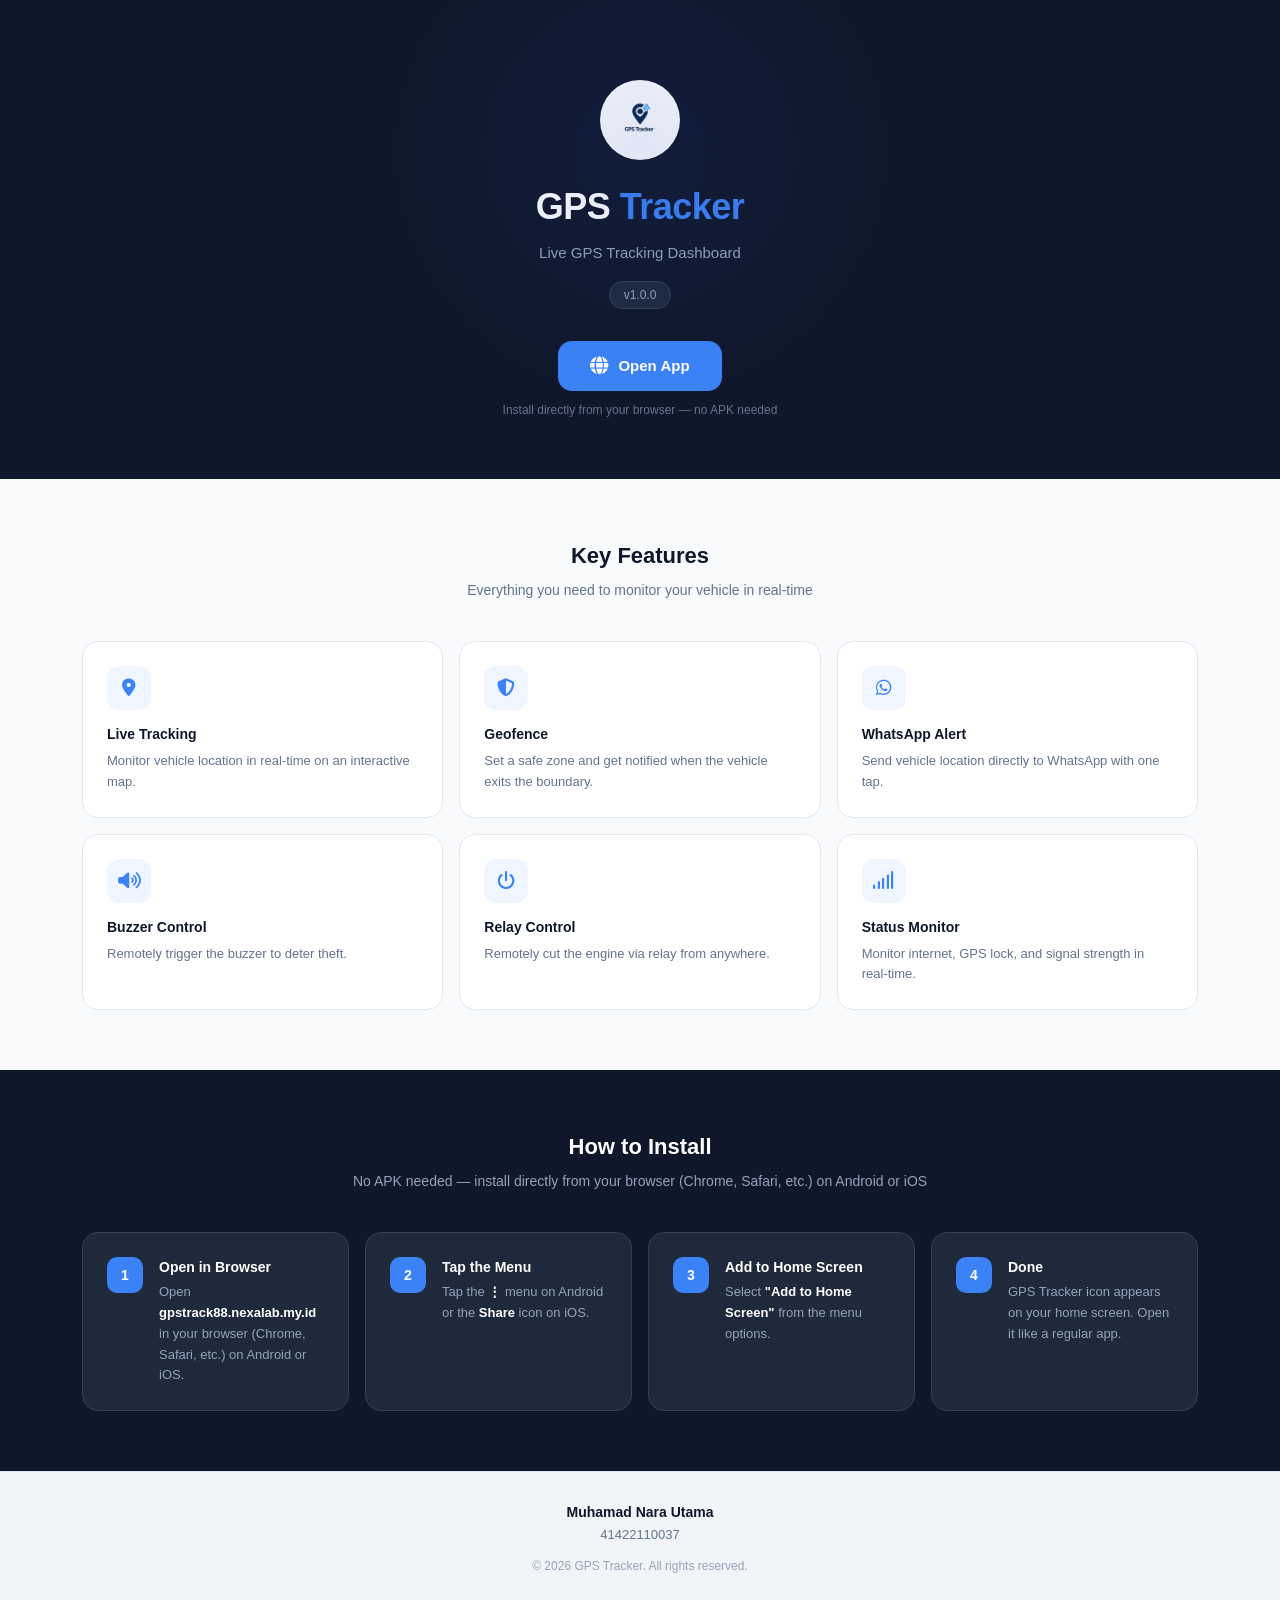
<file: download/index.html>
<!DOCTYPE html>
<html lang="en">
<head>
  <meta charset="UTF-8" />
  <meta name="viewport" content="width=device-width, initial-scale=1.0" />
  <title>GPS Tracker — Install</title>
  <link href="https://cdn.jsdelivr.net/npm/bootstrap@5.3.3/dist/css/bootstrap.min.css" rel="stylesheet" />
  <link rel="stylesheet" href="https://cdnjs.cloudflare.com/ajax/libs/font-awesome/6.5.2/css/all.min.css" />
  <link rel="icon" href="../assets/logo_1.png" type="image/png" />
  <style>
    * { margin: 0; padding: 0; box-sizing: border-box; }

    body {
      font-family: 'Inter', sans-serif;
      background: #f8fafc;
      color: #0f172a;
    }

    .hero {
      background: #0f172a;
      color: white;
      padding: 80px 20px 60px;
      text-align: center;
      position: relative;
      overflow: hidden;
    }

    .hero::before {
      content: '';
      position: absolute;
      width: 500px;
      height: 500px;
      background: radial-gradient(circle, #1e40af22 0%, transparent 70%);
      top: -100px;
      left: 50%;
      transform: translateX(-50%);
      pointer-events: none;
    }

    .hero-logo {
      width: 80px;
      height: 80px;
      object-fit: contain;
      margin-bottom: 20px;
      background: white;
      border-radius: 50%;
      padding: 12px;
    }

    .hero-title {
      font-size: 36px;
      font-weight: 800;
      letter-spacing: -0.5px;
    }

    .hero-title span { color: #3b82f6; }

    .hero-sub {
      font-size: 15px;
      color: #94a3b8;
      margin-top: 8px;
    }

    .badge-version {
      display: inline-block;
      margin-top: 16px;
      background: #1e293b;
      border: 1px solid #334155;
      color: #94a3b8;
      font-size: 12px;
      padding: 4px 14px;
      border-radius: 999px;
    }

    .btn-open {
      display: inline-flex;
      align-items: center;
      gap: 10px;
      background: #3b82f6;
      color: white;
      font-size: 15px;
      font-weight: 700;
      padding: 14px 32px;
      border-radius: 14px;
      text-decoration: none;
      margin-top: 32px;
      transition: 0.2s;
    }

    .btn-open:hover {
      background: #2563eb;
      color: white;
      transform: translateY(-2px);
    }

    .btn-open i { font-size: 18px; }

    .hero-note {
      font-size: 12px;
      color: #64748b;
      margin-top: 10px;
    }

    .section { padding: 60px 20px; }

    .section-title {
      font-size: 22px;
      font-weight: 800;
      text-align: center;
      margin-bottom: 8px;
    }

    .section-sub {
      font-size: 14px;
      color: #64748b;
      text-align: center;
      margin-bottom: 40px;
    }

    .feature-card {
      background: white;
      border: 1px solid #e2e8f0;
      border-radius: 16px;
      padding: 24px;
      height: 100%;
      transition: 0.2s;
    }

    .feature-card:hover {
      border-color: #3b82f6;
      transform: translateY(-2px);
    }

    .feature-icon {
      width: 44px;
      height: 44px;
      background: #eff6ff;
      border-radius: 12px;
      display: flex;
      align-items: center;
      justify-content: center;
      margin-bottom: 14px;
    }

    .feature-icon i { font-size: 18px; color: #3b82f6; }

    .feature-title {
      font-size: 14px;
      font-weight: 700;
      margin-bottom: 6px;
    }

    .feature-desc {
      font-size: 13px;
      color: #64748b;
      line-height: 1.6;
    }

    .install-section {
      background: #0f172a;
      color: white;
      padding: 60px 20px;
    }

    .install-section .section-title { color: white; }
    .install-section .section-sub { color: #94a3b8; }

    .step-card {
      background: #1e293b;
      border: 1px solid #334155;
      border-radius: 16px;
      padding: 24px;
      height: 100%;
      display: flex;
      gap: 16px;
      align-items: flex-start;
    }

    .step-num {
      width: 36px;
      height: 36px;
      min-width: 36px;
      background: #3b82f6;
      border-radius: 10px;
      display: flex;
      align-items: center;
      justify-content: center;
      font-size: 14px;
      font-weight: 800;
      color: white;
    }

    .step-title {
      font-size: 14px;
      font-weight: 700;
      margin-bottom: 4px;
      color: white;
    }

    .step-desc {
      font-size: 13px;
      color: #94a3b8;
      line-height: 1.6;
    }

    footer {
      background: #f1f5f9;
      border-top: 1px solid #e2e8f0;
      padding: 30px 20px;
      text-align: center;
    }

    .footer-name {
      font-size: 14px;
      font-weight: 700;
      color: #0f172a;
    }

    .footer-nim {
      font-size: 13px;
      color: #64748b;
      margin-top: 2px;
    }

    .footer-copy {
      font-size: 12px;
      color: #94a3b8;
      margin-top: 12px;
    }
  </style>
</head>
<body>

  <!-- HERO -->
  <div class="hero">
    <img src="../assets/logo_1.png" alt="GPS Tracker Logo" class="hero-logo" />
    <div class="hero-title">GPS <span>Tracker</span></div>
    <div class="hero-sub">Live GPS Tracking Dashboard</div>
    <div class="badge-version">v1.0.0</div>
    <br />
    <a href="https://gpstrack88.nexalab.my.id" class="btn-open" target="_blank">
      <i class="fa-solid fa-globe"></i>
      Open App
    </a>
    <div class="hero-note">Install directly from your browser — no APK needed</div>
  </div>

  <!-- FEATURES -->
  <div class="section">
    <div class="container">
      <div class="section-title">Key Features</div>
      <div class="section-sub">Everything you need to monitor your vehicle in real-time</div>
      <div class="row g-3">
        <div class="col-6 col-md-4">
          <div class="feature-card">
            <div class="feature-icon"><i class="fa-solid fa-location-dot"></i></div>
            <div class="feature-title">Live Tracking</div>
            <div class="feature-desc">Monitor vehicle location in real-time on an interactive map.</div>
          </div>
        </div>
        <div class="col-6 col-md-4">
          <div class="feature-card">
            <div class="feature-icon"><i class="fa-solid fa-shield-halved"></i></div>
            <div class="feature-title">Geofence</div>
            <div class="feature-desc">Set a safe zone and get notified when the vehicle exits the boundary.</div>
          </div>
        </div>
        <div class="col-6 col-md-4">
          <div class="feature-card">
            <div class="feature-icon"><i class="fa-brands fa-whatsapp"></i></div>
            <div class="feature-title">WhatsApp Alert</div>
            <div class="feature-desc">Send vehicle location directly to WhatsApp with one tap.</div>
          </div>
        </div>
        <div class="col-6 col-md-4">
          <div class="feature-card">
            <div class="feature-icon"><i class="fa-solid fa-volume-high"></i></div>
            <div class="feature-title">Buzzer Control</div>
            <div class="feature-desc">Remotely trigger the buzzer to deter theft.</div>
          </div>
        </div>
        <div class="col-6 col-md-4">
          <div class="feature-card">
            <div class="feature-icon"><i class="fa-solid fa-power-off"></i></div>
            <div class="feature-title">Relay Control</div>
            <div class="feature-desc">Remotely cut the engine via relay from anywhere.</div>
          </div>
        </div>
        <div class="col-6 col-md-4">
          <div class="feature-card">
            <div class="feature-icon"><i class="fa-solid fa-signal"></i></div>
            <div class="feature-title">Status Monitor</div>
            <div class="feature-desc">Monitor internet, GPS lock, and signal strength in real-time.</div>
          </div>
        </div>
      </div>
    </div>
  </div>

  <!-- INSTALL GUIDE -->
  <div class="install-section">
    <div class="container">
      <div class="section-title">How to Install</div>
      <div class="section-sub">No APK needed — install directly from your browser (Chrome, Safari, etc.) on Android or iOS</div>
      <div class="row g-3">
        <div class="col-12 col-md-6 col-lg-3">
          <div class="step-card">
            <div class="step-num">1</div>
            <div>
              <div class="step-title">Open in Browser</div>
              <div class="step-desc">Open <strong style="color:white">gpstrack88.nexalab.my.id</strong> in your browser (Chrome, Safari, etc.) on Android or iOS.</div>
            </div>
          </div>
        </div>
        <div class="col-12 col-md-6 col-lg-3">
          <div class="step-card">
            <div class="step-num">2</div>
            <div>
              <div class="step-title">Tap the Menu</div>
              <div class="step-desc">Tap the <strong style="color:white">⋮</strong> menu on Android or the <strong style="color:white">Share</strong> icon on iOS.</div>
            </div>
          </div>
        </div>
        <div class="col-12 col-md-6 col-lg-3">
          <div class="step-card">
            <div class="step-num">3</div>
            <div>
              <div class="step-title">Add to Home Screen</div>
              <div class="step-desc">Select <strong style="color:white">"Add to Home Screen"</strong> from the menu options.</div>
            </div>
          </div>
        </div>
        <div class="col-12 col-md-6 col-lg-3">
          <div class="step-card">
            <div class="step-num">4</div>
            <div>
              <div class="step-title">Done</div>
              <div class="step-desc">GPS Tracker icon appears on your home screen. Open it like a regular app.</div>
            </div>
          </div>
        </div>
      </div>
    </div>
  </div>

  <!-- FOOTER -->
  <footer>
    <div class="footer-name">Muhamad Nara Utama</div>
    <div class="footer-nim">41422110037</div>
    <div class="footer-copy">© 2026 GPS Tracker. All rights reserved.</div>
  </footer>

</body>
</html>
</file>
